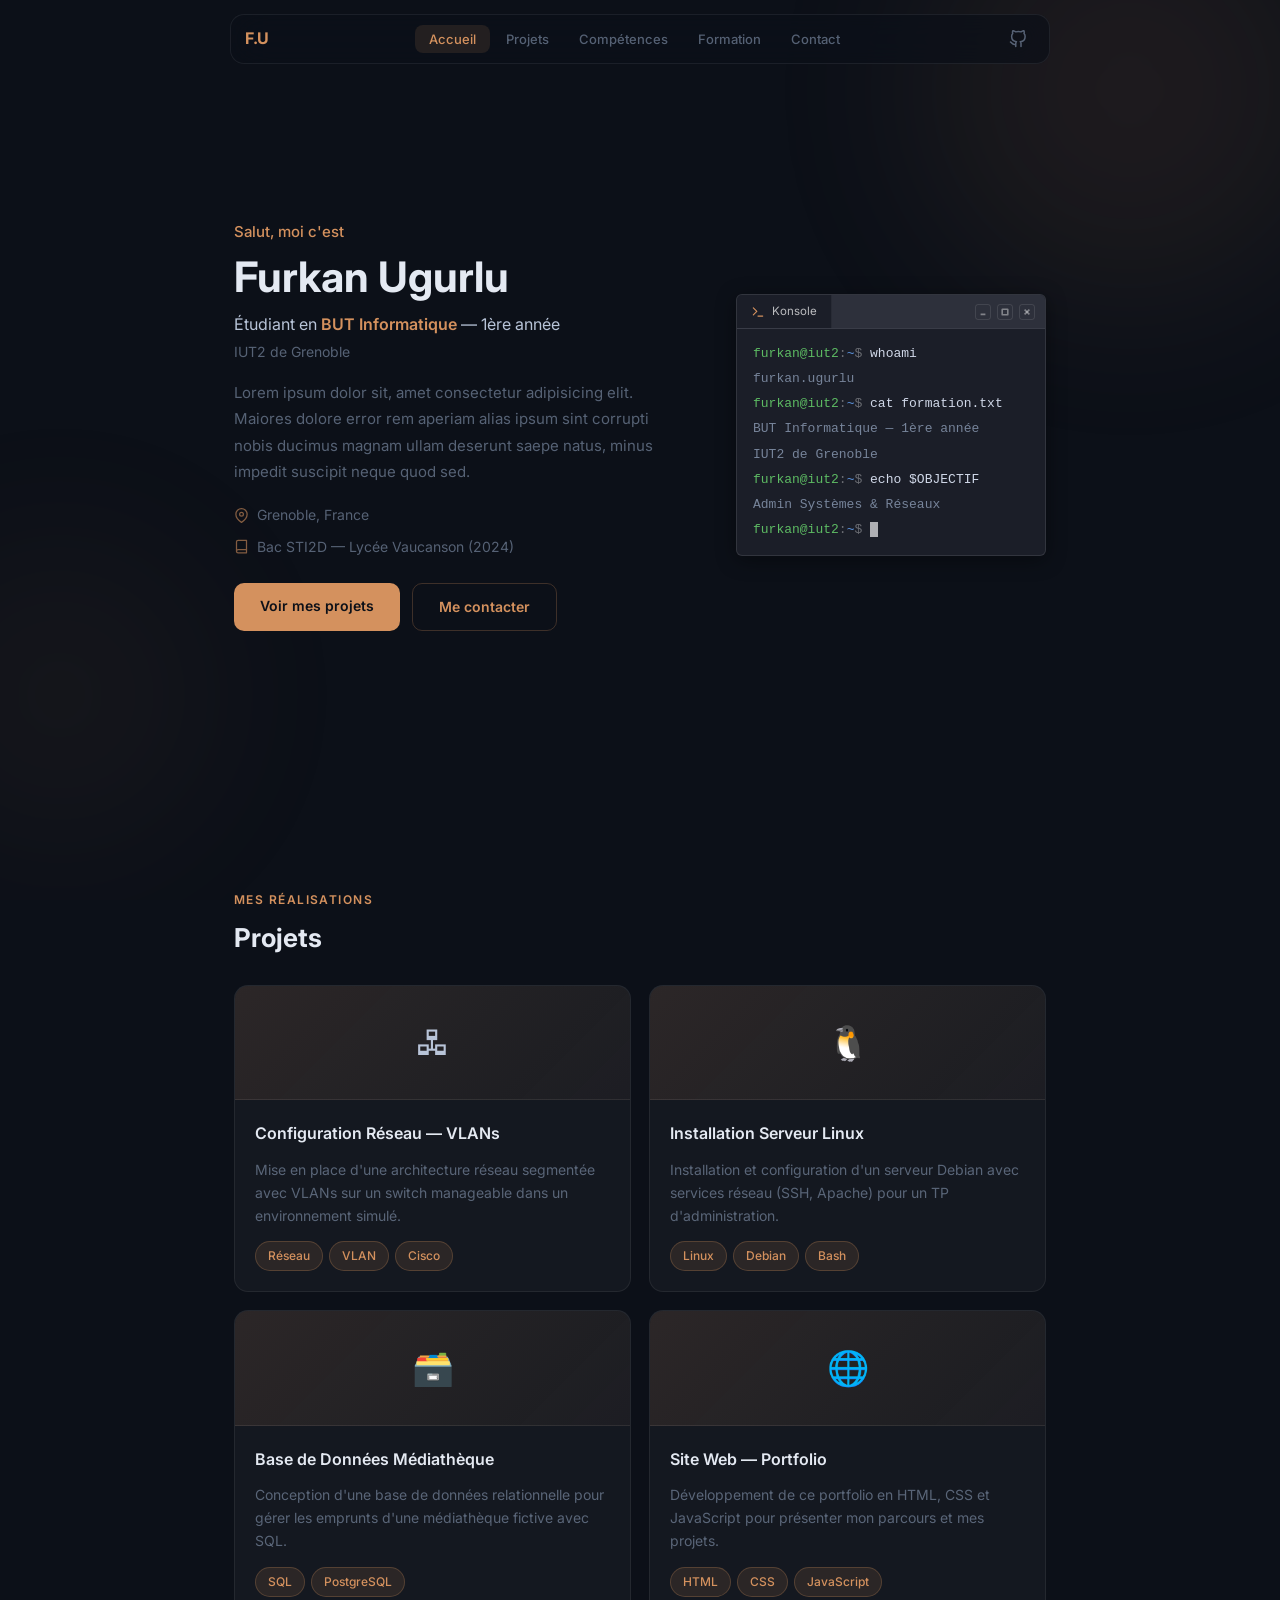
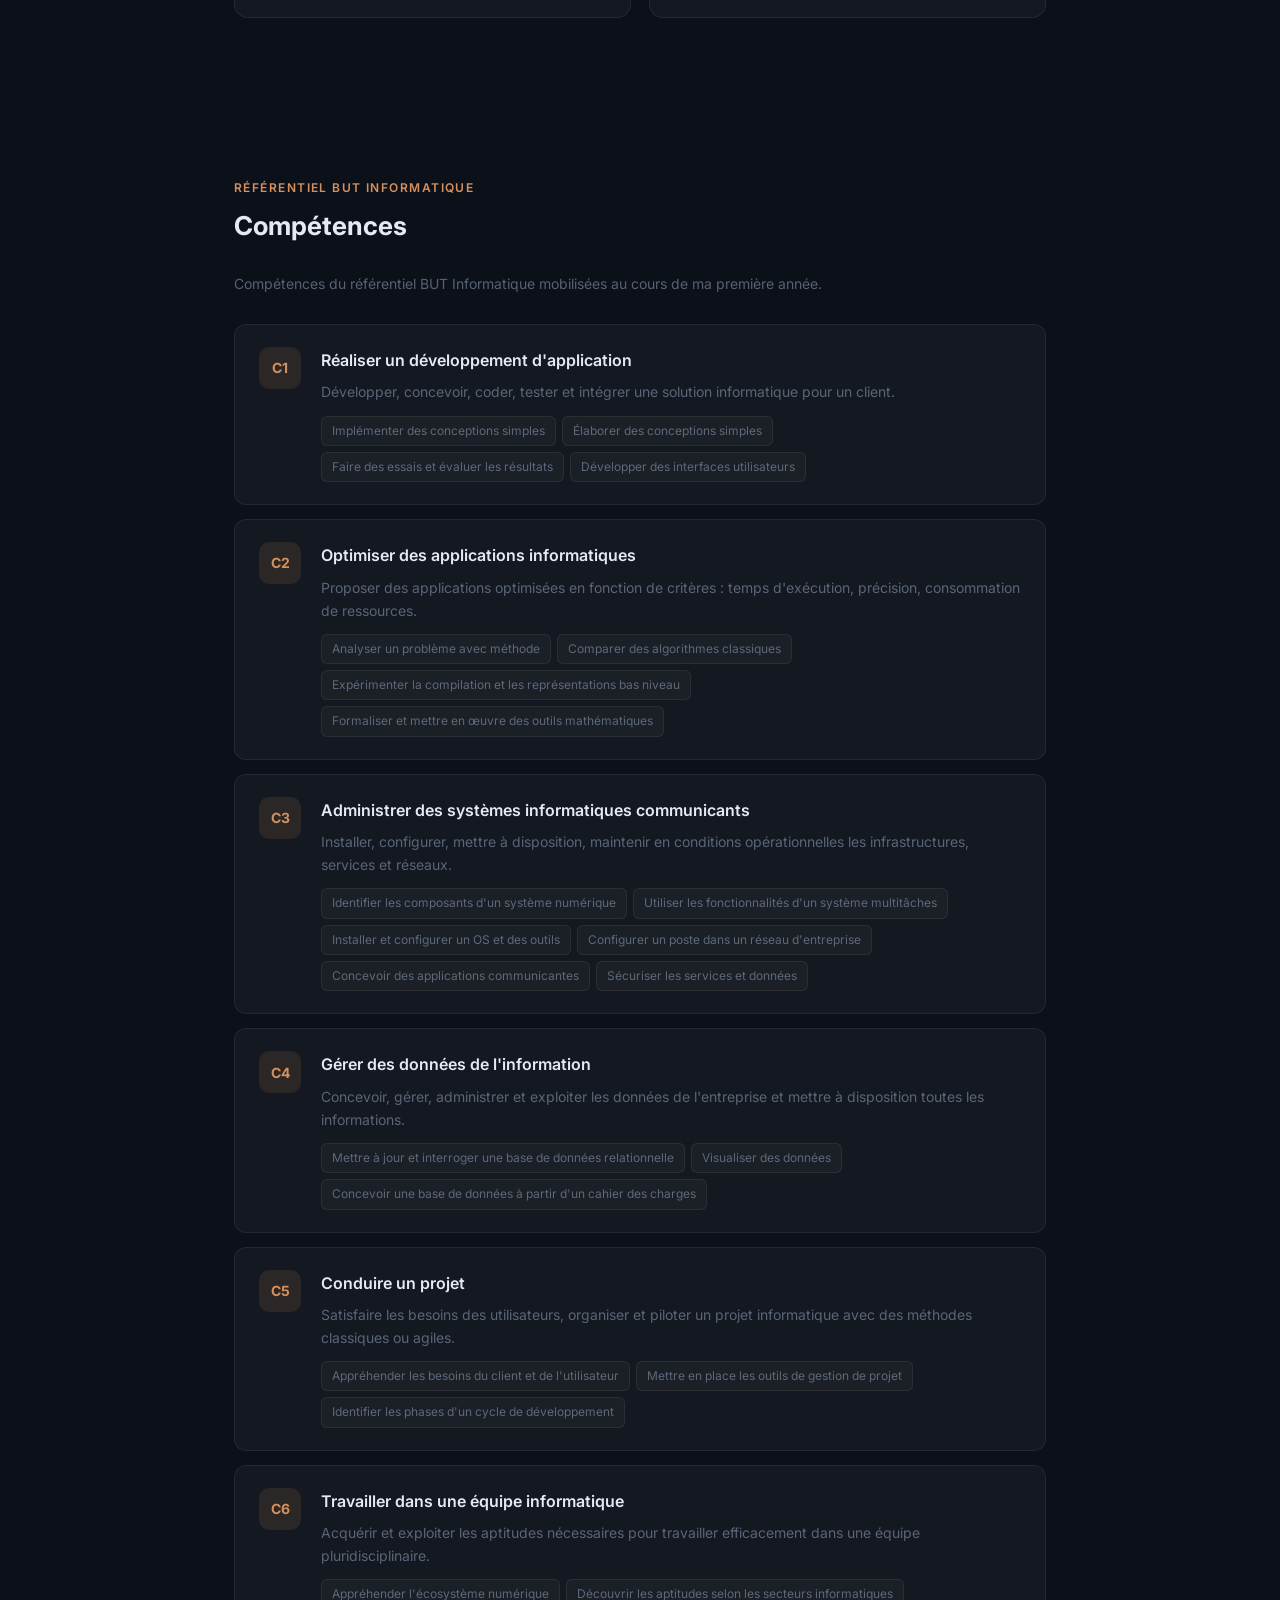
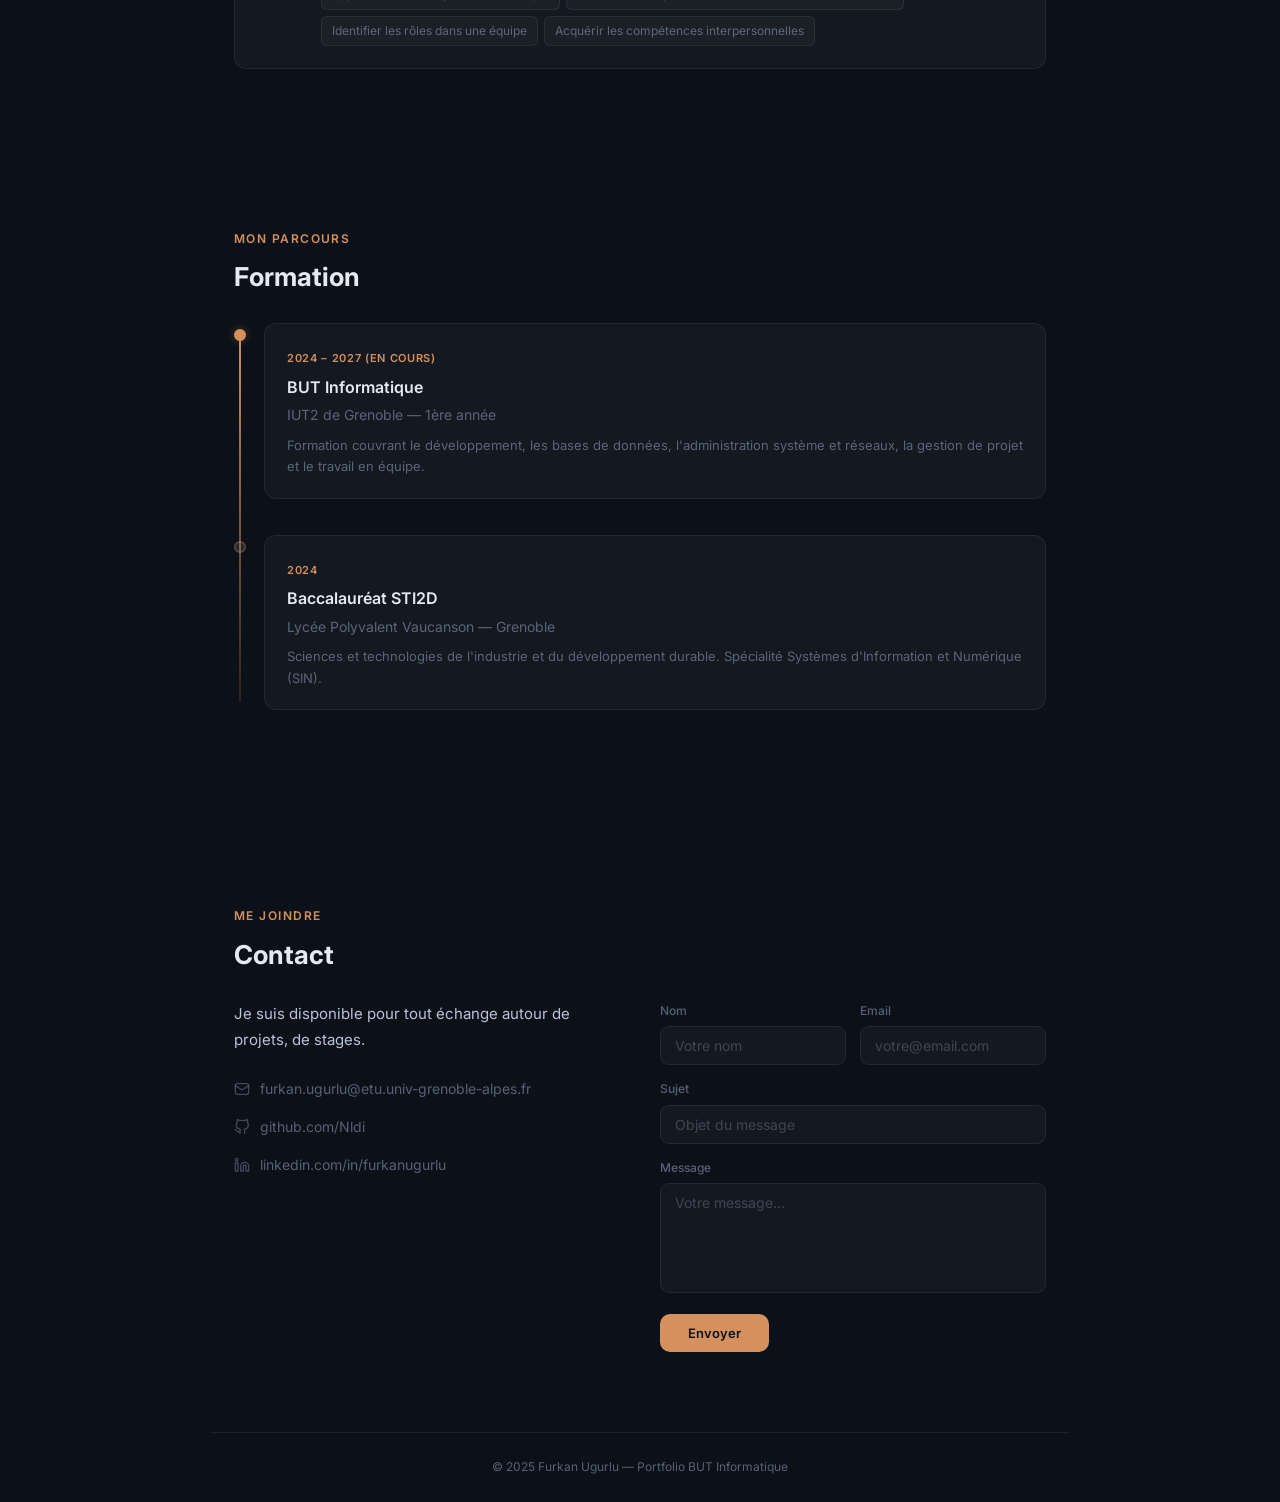
<file: index.html>
<!DOCTYPE html>
<html lang="fr">
<head>
  <meta charset="UTF-8">
  <meta name="viewport" content="width=device-width, initial-scale=1.0">
  <title>Furkan Ugurlu — Portfolio</title>
  <link href="https://fonts.googleapis.com/css2?family=Inter:wght@400;500;600;700&display=swap" rel="stylesheet">
  <link rel="stylesheet" href="style.css">
  <script src="script.js" defer></script>
</head>
<body>

  <!-- Fond animé -->
  <div class="bg-shapes">
    <div class="shape shape-1"></div>
    <div class="shape shape-2"></div>
  </div>

  <!-- NAVBAR -->
  <nav id="navbar">
    <div class="nav-nom" onclick="window.scrollTo({top:0,behavior:'smooth'})">F.U</div>
    <ul class="nav-liens">
      <li><a href="#accueil" class="nav-link active">Accueil</a></li>
      <li><a href="#projets" class="nav-link">Projets</a></li>
      <li><a href="#competences" class="nav-link">Compétences</a></li>
      <li><a href="#formation" class="nav-link">Formation</a></li>
      <li><a href="#contact" class="nav-link">Contact</a></li>
    </ul>
    <a href="https://github.com/Nldi" target="_blank" class="nav-github" title="Mon GitHub">
      <svg viewBox="0 0 24 24" fill="none" stroke-width="2" stroke-linecap="round" stroke-linejoin="round">
        <path d="M9 19c-5 1.5-5-2.5-7-3m14 6v-3.87a3.37 3.37 0 00-.94-2.61c3.14-.35 6.44-1.54 6.44-7A5.44 5.44 0 0020 4.77 5.07 5.07 0 0019.91 1S18.73.65 16 2.48a13.38 13.38 0 00-7 0C6.27.65 5.09 1 5.09 1A5.07 5.07 0 005 4.77a5.44 5.44 0 00-1.5 3.78c0 5.42 3.3 6.61 6.44 7A3.37 3.37 0 009 18.13V22"/>
      </svg>
    </a>
    <button class="nav-burger" onclick="toggleMenu()" title="Menu">
      <svg viewBox="0 0 24 24" fill="none" stroke-width="2" stroke-linecap="round">
        <line x1="4" y1="6" x2="20" y2="6"/>
        <line x1="4" y1="12" x2="20" y2="12"/>
        <line x1="4" y1="18" x2="20" y2="18"/>
      </svg>
    </button>
  </nav>

  <main>

    <!-- ====== ACCUEIL ====== -->
    <section id="accueil" class="hero">
      <div class="hero-texte">
        <p class="hero-salut">Salut, moi c'est</p>
        <h1 class="hero-nom">Furkan Ugurlu</h1>
        <p class="hero-role">Étudiant en <span class="accent">BUT Informatique</span> — 1ère année</p>
        <p class="hero-sous-role">IUT2 de Grenoble</p>
        <p class="hero-bio">
          Lorem ipsum dolor sit, amet consectetur adipisicing elit.
           Maiores dolore error rem aperiam alias ipsum sint corrupti nobis ducimus magnam ullam deserunt saepe natus, minus impedit suscipit neque quod sed.
        </p>
        <div class="hero-infos">
          <span class="hero-info">
            <svg viewBox="0 0 24 24" fill="none" stroke-width="2" stroke-linecap="round" stroke-linejoin="round"><path d="M21 10c0 7-9 13-9 13s-9-6-9-13a9 9 0 0118 0z"/><circle cx="12" cy="10" r="3"/></svg>
            Grenoble, France
          </span>
          <span class="hero-info">
            <svg viewBox="0 0 24 24" fill="none" stroke-width="2" stroke-linecap="round" stroke-linejoin="round"><path d="M4 19.5A2.5 2.5 0 016.5 17H20"/><path d="M4 4.5A2.5 2.5 0 016.5 2H20v20H6.5A2.5 2.5 0 014 19.5v-15z"/></svg>
            Bac STI2D — Lycée Vaucanson (2024)
          </span>
        </div>
        <div class="hero-liens">
          <a href="#projets" class="btn-principal">Voir mes projets</a>
          <a href="#contact" class="btn-secondaire">Me contacter</a>
        </div>
      </div>
      <div class="hero-visuel">
        <div class="hero-card">
          <div class="terminal-header">
            <div class="terminal-tab">
              <svg class="terminal-tab-icon" viewBox="0 0 24 24"><polyline points="4 17 10 11 4 5"/><line x1="12" y1="19" x2="20" y2="19"/></svg>
              Konsole
            </div>
            <div class="terminal-window-btns">
              <span class="terminal-window-btn"><svg viewBox="0 0 10 10"><line x1="2" y1="8" x2="8" y2="8"/></svg></span>
              <span class="terminal-window-btn"><svg viewBox="0 0 10 10"><rect x="1.5" y="1.5" width="7" height="7" rx="0.5"/></svg></span>
              <span class="terminal-window-btn"><svg viewBox="0 0 10 10"><line x1="2" y1="2" x2="8" y2="8"/><line x1="8" y1="2" x2="2" y2="8"/></svg></span>
            </div>
          </div>
          <div class="terminal-body">
            <span class="term-ligne"><span class="term-user">furkan@iut2</span><span class="term-sep">:</span><span class="term-path">~</span><span class="term-sep">$</span> whoami</span>
            <span class="term-ligne term-output">furkan.ugurlu</span>
            <span class="term-ligne"><span class="term-user">furkan@iut2</span><span class="term-sep">:</span><span class="term-path">~</span><span class="term-sep">$</span> cat formation.txt</span>
            <span class="term-ligne term-output">BUT Informatique — 1ère année</span>
            <span class="term-ligne term-output">IUT2 de Grenoble</span>
            <span class="term-ligne"><span class="term-user">furkan@iut2</span><span class="term-sep">:</span><span class="term-path">~</span><span class="term-sep">$</span> echo $OBJECTIF</span>
            <span class="term-ligne term-output">Admin Systèmes &amp; Réseaux</span>
            <span class="term-ligne"><span class="term-user">furkan@iut2</span><span class="term-sep">:</span><span class="term-path">~</span><span class="term-sep">$</span> <span class="term-curseur"></span></span>
          </div>
        </div>
      </div>
    </section>

    <!-- ====== PROJETS ====== -->
    <section id="projets">
      <p class="section-label">Mes réalisations</p>
      <h2>Projets</h2>
      <div class="grille-projets">

        <div class="projet-card" onclick="ouvrirDetail(0)">
          <div class="projet-icone">🖧</div>
          <div class="projet-contenu">
            <h3 class="projet-nom">Configuration Réseau — VLANs</h3>
            <p class="projet-desc">Mise en place d'une architecture réseau segmentée avec VLANs sur un switch manageable dans un environnement simulé.</p>
            <div class="tags">
              <span class="tag">Réseau</span>
              <span class="tag">VLAN</span>
              <span class="tag">Cisco</span>
            </div>
          </div>
        </div>

        <div class="projet-card" onclick="ouvrirDetail(1)">
          <div class="projet-icone">🐧</div>
          <div class="projet-contenu">
            <h3 class="projet-nom">Installation Serveur Linux</h3>
            <p class="projet-desc">Installation et configuration d'un serveur Debian avec services réseau (SSH, Apache) pour un TP d'administration.</p>
            <div class="tags">
              <span class="tag">Linux</span>
              <span class="tag">Debian</span>
              <span class="tag">Bash</span>
            </div>
          </div>
        </div>

        <div class="projet-card" onclick="ouvrirDetail(2)">
          <div class="projet-icone">🗃️</div>
          <div class="projet-contenu">
            <h3 class="projet-nom">Base de Données Médiathèque</h3>
            <p class="projet-desc">Conception d'une base de données relationnelle pour gérer les emprunts d'une médiathèque fictive avec SQL.</p>
            <div class="tags">
              <span class="tag">SQL</span>
              <span class="tag">PostgreSQL</span>
            </div>
          </div>
        </div>

        <div class="projet-card" onclick="ouvrirDetail(3)">
          <div class="projet-icone">🌐</div>
          <div class="projet-contenu">
            <h3 class="projet-nom">Site Web — Portfolio</h3>
            <p class="projet-desc">Développement de ce portfolio en HTML, CSS et JavaScript pour présenter mon parcours et mes projets.</p>
            <div class="tags">
              <span class="tag">HTML</span>
              <span class="tag">CSS</span>
              <span class="tag">JavaScript</span>
            </div>
          </div>
        </div>

      </div>
    </section>

    <!-- ====== MODALE DETAIL PROJET ====== -->
    <div class="modale-overlay" id="modale-overlay" onclick="fermerDetail(event)">
      <div class="modale" onclick="event.stopPropagation()">
        <button class="modale-fermer" onclick="fermerDetail()">&times;</button>

        <div class="detail-header">
          <span class="detail-emoji" id="detail-emoji">🖧</span>
          <div>
            <h2 id="detail-titre">Titre du projet</h2>
            <p class="detail-sous-titre" id="detail-sous-titre">Sous-titre</p>
          </div>
        </div>

        <div class="detail-grille">
          <div class="detail-bloc">
            <h3>Description</h3>
            <p id="detail-description">—</p>
          </div>
          <div class="detail-bloc">
            <h3>Objectifs</h3>
            <ul id="detail-objectifs"></ul>
          </div>
        </div>

        <div class="detail-grille">
          <div class="detail-bloc">
            <h3>Travail en groupe</h3>
            <p id="detail-groupe">—</p>
          </div>
          <div class="detail-bloc">
            <h3>Mon rôle individuel</h3>
            <p id="detail-individuel">—</p>
          </div>
        </div>

        <div class="detail-grille">
          <div class="detail-bloc">
            <h3>Compétences mobilisées</h3>
            <ul id="detail-competences"></ul>
          </div>
          <div class="detail-bloc">
            <h3>Techniques &amp; savoirs acquis</h3>
            <ul id="detail-techniques"></ul>
          </div>
        </div>

        <div class="detail-grille full">
          <div class="detail-bloc">
            <h3>Technologies utilisées</h3>
            <div class="detail-badges" id="detail-techs"></div>
          </div>
        </div>

      </div>
    </div>

    <!-- ====== COMPETENCES ====== -->
    <section id="competences">
      <p class="section-label">Référentiel BUT Informatique</p>
      <h2>Compétences</h2>
      <p class="comp-intro">Compétences du référentiel BUT Informatique mobilisées au cours de ma première année.</p>

      <div class="comp-liste">

        <div class="comp-card">
          <div class="comp-numero">C1</div>
          <div class="comp-contenu">
            <h3>Réaliser un développement d'application</h3>
            <p>Développer, concevoir, coder, tester et intégrer une solution informatique pour un client.</p>
            <div class="comp-ac">
              <span class="ac-tag">Implémenter des conceptions simples</span>
              <span class="ac-tag">Élaborer des conceptions simples</span>
              <span class="ac-tag">Faire des essais et évaluer les résultats</span>
              <span class="ac-tag">Développer des interfaces utilisateurs</span>
            </div>
          </div>
        </div>

        <div class="comp-card">
          <div class="comp-numero">C2</div>
          <div class="comp-contenu">
            <h3>Optimiser des applications informatiques</h3>
            <p>Proposer des applications optimisées en fonction de critères : temps d'exécution, précision, consommation de ressources.</p>
            <div class="comp-ac">
              <span class="ac-tag">Analyser un problème avec méthode</span>
              <span class="ac-tag">Comparer des algorithmes classiques</span>
              <span class="ac-tag">Expérimenter la compilation et les représentations bas niveau</span>
              <span class="ac-tag">Formaliser et mettre en œuvre des outils mathématiques</span>
            </div>
          </div>
        </div>

        <div class="comp-card">
          <div class="comp-numero">C3</div>
          <div class="comp-contenu">
            <h3>Administrer des systèmes informatiques communicants</h3>
            <p>Installer, configurer, mettre à disposition, maintenir en conditions opérationnelles les infrastructures, services et réseaux.</p>
            <div class="comp-ac">
              <span class="ac-tag">Identifier les composants d'un système numérique</span>
              <span class="ac-tag">Utiliser les fonctionnalités d'un système multitâches</span>
              <span class="ac-tag">Installer et configurer un OS et des outils</span>
              <span class="ac-tag">Configurer un poste dans un réseau d'entreprise</span>
              <span class="ac-tag">Concevoir des applications communicantes</span>
              <span class="ac-tag">Sécuriser les services et données</span>
            </div>
          </div>
        </div>

        <div class="comp-card">
          <div class="comp-numero">C4</div>
          <div class="comp-contenu">
            <h3>Gérer des données de l'information</h3>
            <p>Concevoir, gérer, administrer et exploiter les données de l'entreprise et mettre à disposition toutes les informations.</p>
            <div class="comp-ac">
              <span class="ac-tag">Mettre à jour et interroger une base de données relationnelle</span>
              <span class="ac-tag">Visualiser des données</span>
              <span class="ac-tag">Concevoir une base de données à partir d'un cahier des charges</span>
            </div>
          </div>
        </div>

        <div class="comp-card">
          <div class="comp-numero">C5</div>
          <div class="comp-contenu">
            <h3>Conduire un projet</h3>
            <p>Satisfaire les besoins des utilisateurs, organiser et piloter un projet informatique avec des méthodes classiques ou agiles.</p>
            <div class="comp-ac">
              <span class="ac-tag">Appréhender les besoins du client et de l'utilisateur</span>
              <span class="ac-tag">Mettre en place les outils de gestion de projet</span>
              <span class="ac-tag">Identifier les phases d'un cycle de développement</span>
            </div>
          </div>
        </div>

        <div class="comp-card">
          <div class="comp-numero">C6</div>
          <div class="comp-contenu">
            <h3>Travailler dans une équipe informatique</h3>
            <p>Acquérir et exploiter les aptitudes nécessaires pour travailler efficacement dans une équipe pluridisciplinaire.</p>
            <div class="comp-ac">
              <span class="ac-tag">Appréhender l'écosystème numérique</span>
              <span class="ac-tag">Découvrir les aptitudes selon les secteurs informatiques</span>
              <span class="ac-tag">Identifier les rôles dans une équipe</span>
              <span class="ac-tag">Acquérir les compétences interpersonnelles</span>
            </div>
          </div>
        </div>

      </div>
    </section>

    <!-- ====== FORMATION ====== -->
    <section id="formation">
      <p class="section-label">Mon parcours</p>
      <h2>Formation</h2>
      <div class="timeline">

        <div class="timeline-item actuel">
          <div class="timeline-marqueur"></div>
          <div class="timeline-contenu">
            <span class="timeline-date">2024 – 2027 (en cours)</span>
            <h3>BUT Informatique</h3>
            <p>IUT2 de Grenoble — 1ère année</p>
            <p class="timeline-detail">Formation couvrant le développement, les bases de données, l'administration système et réseaux, la gestion de projet et le travail en équipe.</p>
          </div>
        </div>

        <div class="timeline-item">
          <div class="timeline-marqueur"></div>
          <div class="timeline-contenu">
            <span class="timeline-date">2024</span>
            <h3>Baccalauréat STI2D</h3>
            <p>Lycée Polyvalent Vaucanson — Grenoble</p>
            <p class="timeline-detail">Sciences et technologies de l'industrie et du développement durable. Spécialité Systèmes d'Information et Numérique (SIN).</p>
          </div>
        </div>

      </div>
    </section>

    <!-- ====== CONTACT ====== -->
    <section id="contact">
      <p class="section-label">Me joindre</p>
      <h2>Contact</h2>
      <div class="contact-layout">

        <div class="contact-info">
          <p class="contact-intro">
            Je suis disponible pour tout échange autour de projets, de stages.
          </p>
          <div class="contact-liens">
            <a href="mailto:furkan.ugurlu@etu.univ-grenoble-alpes.fr" class="contact-lien">
              <svg viewBox="0 0 24 24" fill="none" stroke-width="2" stroke-linecap="round" stroke-linejoin="round"><rect x="2" y="4" width="20" height="16" rx="3"/><path d="m22 7-8.97 5.7a1.94 1.94 0 01-2.06 0L2 7"/></svg>
              furkan.ugurlu@etu.univ-grenoble-alpes.fr
            </a>
            <a href="https://github.com/Nldi" target="_blank" class="contact-lien">
              <svg viewBox="0 0 24 24" fill="none" stroke-width="2" stroke-linecap="round" stroke-linejoin="round"><path d="M9 19c-5 1.5-5-2.5-7-3m14 6v-3.87a3.37 3.37 0 00-.94-2.61c3.14-.35 6.44-1.54 6.44-7A5.44 5.44 0 0020 4.77 5.07 5.07 0 0019.91 1S18.73.65 16 2.48a13.38 13.38 0 00-7 0C6.27.65 5.09 1 5.09 1A5.07 5.07 0 005 4.77a5.44 5.44 0 00-1.5 3.78c0 5.42 3.3 6.61 6.44 7A3.37 3.37 0 009 18.13V22"/></svg>
              github.com/Nldi
            </a>
            <a href="#" class="contact-lien">
              <svg viewBox="0 0 24 24" fill="none" stroke-width="2" stroke-linecap="round" stroke-linejoin="round"><path d="M16 8a6 6 0 016 6v7h-4v-7a2 2 0 00-2-2 2 2 0 00-2 2v7h-4v-7a6 6 0 016-6z"/><rect x="2" y="9" width="4" height="12"/><circle cx="4" cy="4" r="2"/></svg>
              linkedin.com/in/furkanugurlu
            </a>
          </div>
        </div>

        <form class="formulaire" onsubmit="envoyerFormulaire(event)">
          <div class="form-row">
            <div class="form-group">
              <label for="nom">Nom</label>
              <input type="text" id="nom" placeholder="Votre nom" required>
            </div>
            <div class="form-group">
              <label for="email">Email</label>
              <input type="email" id="email" placeholder="votre@email.com" required>
            </div>
          </div>
          <div class="form-group">
            <label for="sujet">Sujet</label>
            <input type="text" id="sujet" placeholder="Objet du message" required>
          </div>
          <div class="form-group">
            <label for="message">Message</label>
            <textarea id="message" placeholder="Votre message..." required></textarea>
          </div>
          <button type="submit" class="btn-envoyer">Envoyer</button>
        </form>

      </div>
    </section>

  </main>

  <footer>© 2025 Furkan Ugurlu — Portfolio BUT Informatique</footer>

</body>
</html>
</file>
<file: style.css>
/* ================================
   VARIABLES & BASE
================================ */
:root {
  --bg: #0c1018;
  --bg-card: rgba(255,255,255,0.035);
  --border: rgba(255,255,255,0.07);
  --text: #b8c4d8;
  --text-muted: rgba(160,180,210,0.50);
  --titre: #e4e9f2;
  --accent: #d4915e;
  --accent-dim: rgba(212,145,94,0.12);
  --accent-border: rgba(212,145,94,0.25);
}

*, *::before, *::after {
  margin: 0; padding: 0; box-sizing: border-box;
}

html {
  scroll-behavior: smooth;
  scroll-padding-top: 80px;
}

body {
  font-family: 'Inter', system-ui, sans-serif;
  background-color: var(--bg);
  color: var(--text);
  font-size: 15px;
  line-height: 1.7;
  overflow-x: hidden;
}

a { text-decoration: none; color: inherit; }

/* ================================
   FOND ANIME
================================ */
.bg-shapes {
  position: fixed;
  top: 0; left: 0; right: 0; bottom: 0;
  z-index: 0;
  pointer-events: none;
  overflow: hidden;
}

.shape {
  position: absolute;
  border-radius: 50%;
  filter: blur(90px);
  opacity: 0.25;
  background: rgba(212,145,94,0.35);
}

.shape-1 {
  width: 420px; height: 420px;
  top: -120px; right: -60px;
  animation: flotte1 22s ease-in-out infinite;
}

.shape-2 {
  width: 320px; height: 320px;
  bottom: 5%; left: -100px;
  opacity: 0.15;
  animation: flotte2 28s ease-in-out infinite;
}

@keyframes flotte1 {
  0%, 100% { transform: translate(0, 0); }
  50% { transform: translate(-50px, 70px); }
}
@keyframes flotte2 {
  0%, 100% { transform: translate(0, 0); }
  50% { transform: translate(40px, -50px); }
}

/* ================================
   NAVBAR
================================ */
nav {
  position: fixed;
  top: 14px; left: 50%;
  transform: translateX(-50%);
  z-index: 200;
  width: calc(100% - 40px);
  max-width: 820px;
  height: 50px;
  display: flex;
  align-items: center;
  padding: 0 14px;
  background-color: rgba(12, 16, 24, 0.72);
  border: 1px solid var(--border);
  border-radius: 14px;
  backdrop-filter: blur(20px) saturate(1.3);
  -webkit-backdrop-filter: blur(20px) saturate(1.3);
}

.nav-nom {
  font-size: 16px;
  font-weight: 700;
  color: var(--accent);
  cursor: pointer;
  flex-shrink: 0;
  letter-spacing: -0.5px;
}

.nav-liens {
  display: flex;
  gap: 2px;
  list-style: none;
  flex: 1;
  justify-content: center;
}

.nav-link {
  padding: 6px 14px;
  border-radius: 8px;
  font-size: 13px;
  font-weight: 500;
  color: var(--text-muted);
  transition: color 0.15s, background-color 0.15s;
  white-space: nowrap;
}

.nav-link:hover {
  color: var(--titre);
  background-color: rgba(255,255,255,0.06);
}

.nav-link.active {
  color: var(--accent);
  background-color: var(--accent-dim);
}

.nav-github {
  width: 34px; height: 34px;
  border-radius: 8px;
  display: flex; align-items: center; justify-content: center;
  color: var(--text-muted);
  transition: color 0.15s, background-color 0.15s;
  flex-shrink: 0;
}

.nav-github:hover {
  color: var(--titre);
  background-color: rgba(255,255,255,0.06);
}

.nav-github svg {
  width: 18px; height: 18px;
  stroke: currentColor;
}

/* ================================
   MAIN & SECTIONS
================================ */
main {
  position: relative;
  z-index: 1;
  max-width: 860px;
  margin: 0 auto;
  padding: 0 24px;
}

section {
  padding: 80px 0;
}

section:first-child {
  padding-top: 90px;
}

.section-label {
  font-size: 12px;
  font-weight: 600;
  color: var(--accent);
  text-transform: uppercase;
  letter-spacing: 0.12em;
  margin-bottom: 6px;
}

h2 {
  font-size: 26px;
  font-weight: 700;
  color: var(--titre);
  margin-bottom: 24px;
}

/* ================================
   HERO
================================ */
.hero {
  display: flex;
  align-items: center;
  gap: 50px;
  min-height: 90vh;
  padding-top: 80px !important;
  padding-bottom: 40px !important;
}

.hero-texte { flex: 1; }

.hero-salut {
  font-size: 15px;
  color: var(--accent);
  font-weight: 500;
  margin-bottom: 8px;
}

.hero-nom {
  font-size: 42px;
  font-weight: 700;
  color: var(--titre);
  line-height: 1.15;
  margin-bottom: 10px;
}

.hero-role {
  font-size: 16px;
  color: var(--text);
  margin-bottom: 2px;
}

.hero-role .accent {
  color: var(--accent);
  font-weight: 600;
}

.hero-sous-role {
  font-size: 14px;
  color: var(--text-muted);
  margin-bottom: 16px;
}

.hero-bio {
  font-size: 15px;
  color: var(--text-muted);
  max-width: 440px;
  margin-bottom: 18px;
  line-height: 1.75;
}

.hero-infos {
  display: flex;
  flex-direction: column;
  gap: 8px;
  margin-bottom: 24px;
}

.hero-info {
  display: flex;
  align-items: center;
  gap: 8px;
  font-size: 14px;
  color: var(--text-muted);
}

.hero-info svg {
  width: 15px; height: 15px;
  stroke: var(--accent);
  flex-shrink: 0;
  opacity: 0.6;
}

.hero-liens {
  display: flex;
  gap: 12px;
}

.btn-principal {
  padding: 11px 26px;
  border-radius: 10px;
  font-size: 14px;
  font-weight: 600;
  background-color: var(--accent);
  color: #0c1018;
  transition: transform 0.2s, box-shadow 0.2s;
}

.btn-principal:hover {
  transform: translateY(-2px);
  box-shadow: 0 4px 18px rgba(212,145,94,0.30);
}

.btn-secondaire {
  padding: 11px 26px;
  border-radius: 10px;
  font-size: 14px;
  font-weight: 600;
  border: 1px solid var(--accent-border);
  color: var(--accent);
  transition: background-color 0.2s;
}

.btn-secondaire:hover {
  background-color: var(--accent-dim);
}

/* Terminal — style KDE Konsole */
.hero-visuel { flex-shrink: 0; }

.hero-card {
  border: 1px solid rgba(255,255,255,0.10);
  border-radius: 6px;
  overflow: hidden;
  width: 310px;
  background-color: #1b1e28;
  box-shadow: 0 4px 20px rgba(0,0,0,0.4);
}

.terminal-header {
  display: flex;
  align-items: center;
  padding: 0;
  background-color: #2d303b;
  border-bottom: 1px solid rgba(255,255,255,0.06);
  height: 34px;
}

/* Onglet Konsole */
.terminal-tab {
  display: flex;
  align-items: center;
  gap: 7px;
  padding: 0 14px;
  height: 100%;
  background-color: #1b1e28;
  border-right: 1px solid rgba(255,255,255,0.06);
  font-size: 11.5px;
  font-family: 'Inter', sans-serif;
  color: rgba(255,255,255,0.70);
}

.terminal-tab-icon {
  width: 14px; height: 14px;
  stroke: var(--accent);
  fill: none;
  stroke-width: 2;
  stroke-linecap: round;
  stroke-linejoin: round;
}

/* Boutons fenêtre KDE (droite) */
.terminal-window-btns {
  display: flex;
  align-items: center;
  gap: 6px;
  margin-left: auto;
  padding-right: 10px;
}

.terminal-window-btn {
  width: 16px; height: 16px;
  border-radius: 3px;
  border: 1px solid rgba(255,255,255,0.10);
  background-color: transparent;
  display: flex; align-items: center; justify-content: center;
}

.terminal-window-btn svg {
  width: 8px; height: 8px;
  stroke: rgba(255,255,255,0.40);
  fill: none;
  stroke-width: 2;
}

.terminal-body {
  padding: 14px 16px;
  display: flex;
  flex-direction: column;
  gap: 3px;
  font-family: 'Courier New', Consolas, monospace;
  font-size: 13px;
}

.term-ligne { color: #d0d8e8; }
.term-prompt { color: #5dbb63; font-weight: 700; margin-right: 8px; }
.term-user { color: #5dbb63; }
.term-path { color: #5c95e0; }
.term-sep { color: rgba(255,255,255,0.35); }
.term-output { color: rgba(180,200,230,0.60); padding-left: 0; }

.term-curseur {
  display: inline-block;
  width: 8px; height: 15px;
  background-color: rgba(255,255,255,0.65);
  animation: blink 1s step-end infinite;
  vertical-align: middle;
}

@keyframes blink {
  50% { opacity: 0; }
}

/* ================================
   PROJETS
================================ */
.grille-projets {
  display: grid;
  grid-template-columns: 1fr 1fr;
  gap: 18px;
}

.projet-card {
  background-color: var(--bg-card);
  border: 1px solid var(--border);
  border-radius: 14px;
  overflow: hidden;
  cursor: pointer;
  transition: transform 0.25s, border-color 0.25s, box-shadow 0.25s;
  display: flex;
  flex-direction: column;
}

.projet-card:hover {
  transform: translateY(-4px);
  border-color: var(--accent-border);
  box-shadow: 0 6px 24px rgba(212,145,94,0.06);
}

.projet-icone {
  padding: 28px;
  font-size: 34px;
  text-align: center;
  background: linear-gradient(135deg, var(--accent-dim), rgba(212,145,94,0.04));
  border-bottom: 1px solid var(--border);
}

.projet-contenu {
  padding: 20px;
  flex: 1;
  display: flex;
  flex-direction: column;
  gap: 10px;
}

.projet-nom {
  font-size: 16px;
  font-weight: 600;
  color: var(--titre);
  margin: 0;
}

.projet-desc {
  font-size: 14px;
  color: var(--text-muted);
  line-height: 1.65;
  flex: 1;
}

.tags {
  display: flex;
  flex-wrap: wrap;
  gap: 6px;
  margin-top: 4px;
}

.tag {
  background-color: var(--accent-dim);
  border: 1px solid var(--accent-border);
  border-radius: 20px;
  padding: 4px 12px;
  font-size: 12px;
  font-weight: 500;
  color: var(--accent);
}

/* ================================
   MODALE DETAIL PROJET
================================ */
.modale-overlay {
  display: none;
  position: fixed;
  top: 0; left: 0; right: 0; bottom: 0;
  z-index: 300;
  background-color: rgba(0,0,0,0.65);
  backdrop-filter: blur(6px);
  -webkit-backdrop-filter: blur(6px);
  justify-content: center;
  align-items: flex-start;
  padding: 60px 24px;
  overflow-y: auto;
}

.modale-overlay.visible {
  display: flex;
}

.modale {
  background-color: #111827;
  border: 1px solid var(--border);
  border-radius: 16px;
  padding: 32px;
  max-width: 820px;
  width: 100%;
  position: relative;
  animation: modaleIn 0.25s ease;
}

@keyframes modaleIn {
  from { opacity: 0; transform: translateY(20px) scale(0.97); }
  to { opacity: 1; transform: translateY(0) scale(1); }
}

.modale-fermer {
  position: absolute;
  top: 16px; right: 20px;
  background: none;
  border: none;
  font-size: 28px;
  color: var(--text-muted);
  cursor: pointer;
  line-height: 1;
  transition: color 0.15s;
}

.modale-fermer:hover { color: var(--titre); }

.detail-header {
  display: flex;
  align-items: center;
  gap: 18px;
  margin-bottom: 28px;
}

.detail-emoji { font-size: 40px; }

.detail-header h2 {
  font-size: 22px;
  font-weight: 700;
  color: var(--titre);
  margin-bottom: 4px;
}

.detail-sous-titre {
  font-size: 13px;
  color: var(--text-muted);
}

.detail-grille {
  display: grid;
  grid-template-columns: 1fr 1fr;
  gap: 14px;
  margin-bottom: 14px;
}

.detail-grille.full { grid-template-columns: 1fr; }

.detail-bloc {
  background-color: rgba(255,255,255,0.03);
  border: 1px solid var(--border);
  border-radius: 10px;
  padding: 20px;
}

.detail-bloc h3 {
  font-size: 11px;
  font-weight: 600;
  color: var(--accent);
  text-transform: uppercase;
  letter-spacing: 0.08em;
  margin-bottom: 10px;
}

.detail-bloc p {
  font-size: 14px;
  color: var(--text);
  line-height: 1.7;
}

.detail-bloc ul {
  padding-left: 16px;
  display: flex;
  flex-direction: column;
  gap: 5px;
}

.detail-bloc li {
  font-size: 14px;
  color: var(--text);
  line-height: 1.65;
}

.detail-badges {
  display: flex;
  flex-wrap: wrap;
  gap: 8px;
}

.detail-badge {
  background-color: var(--accent-dim);
  border: 1px solid var(--accent-border);
  border-radius: 20px;
  padding: 4px 14px;
  font-size: 12px;
  font-weight: 500;
  color: var(--accent);
}

/* ================================
   COMPETENCES
================================ */
.comp-intro {
  font-size: 14px;
  color: var(--text-muted);
  margin-bottom: 28px;
  max-width: 620px;
  line-height: 1.7;
}

.comp-liste {
  display: flex;
  flex-direction: column;
  gap: 14px;
}

.comp-card {
  display: flex;
  gap: 20px;
  align-items: flex-start;
  background-color: var(--bg-card);
  border: 1px solid var(--border);
  border-radius: 12px;
  padding: 22px 24px;
  transition: border-color 0.2s;
}

.comp-card:hover { border-color: var(--accent-border); }

.comp-numero {
  width: 42px; height: 42px;
  border-radius: 10px;
  background-color: var(--accent-dim);
  display: flex; align-items: center; justify-content: center;
  font-size: 14px;
  font-weight: 700;
  color: var(--accent);
  flex-shrink: 0;
}

.comp-contenu { flex: 1; }

.comp-contenu h3 {
  font-size: 16px;
  font-weight: 600;
  color: var(--titre);
  margin-bottom: 6px;
}

.comp-contenu > p {
  font-size: 14px;
  color: var(--text-muted);
  line-height: 1.65;
  margin-bottom: 12px;
}

.comp-ac {
  display: flex;
  flex-wrap: wrap;
  gap: 6px;
}

.ac-tag {
  background-color: rgba(255,255,255,0.03);
  border: 1px solid var(--border);
  border-radius: 6px;
  padding: 4px 10px;
  font-size: 12px;
  color: var(--text-muted);
}

/* ================================
   FORMATION — TIMELINE
================================ */
.timeline {
  position: relative;
  padding-left: 30px;
}

.timeline::before {
  content: '';
  position: absolute;
  left: 5px;
  top: 8px;
  bottom: 8px;
  width: 2px;
  background: linear-gradient(to bottom, var(--accent), rgba(212,145,94,0.15));
  border-radius: 2px;
}

.timeline-item {
  position: relative;
  margin-bottom: 36px;
}

.timeline-marqueur {
  position: absolute;
  left: -30px;
  top: 6px;
  width: 12px;
  height: 12px;
  border-radius: 50%;
  background-color: rgba(255,255,255,0.10);
  border: 2px solid var(--accent-border);
}

.timeline-item.actuel .timeline-marqueur {
  background-color: var(--accent);
  border-color: var(--accent);
  box-shadow: 0 0 10px rgba(212,145,94,0.35);
}

.timeline-contenu {
  background-color: var(--bg-card);
  border: 1px solid var(--border);
  border-radius: 12px;
  padding: 20px 22px;
  transition: border-color 0.2s;
}

.timeline-contenu:hover { border-color: var(--accent-border); }

.timeline-date {
  font-size: 11px;
  font-weight: 600;
  color: var(--accent);
  text-transform: uppercase;
  letter-spacing: 0.06em;
}

.timeline-contenu h3 {
  font-size: 16px;
  font-weight: 600;
  color: var(--titre);
  margin: 4px 0 2px;
}

.timeline-contenu p {
  font-size: 14px;
  color: var(--text-muted);
}

.timeline-detail {
  margin-top: 8px;
  font-size: 13px !important;
  line-height: 1.65;
}

/* ================================
   CONTACT
================================ */
.contact-layout {
  display: grid;
  grid-template-columns: 1fr 1fr;
  gap: 40px;
  align-items: start;
}

.contact-intro {
  font-size: 15px;
  color: var(--text);
  line-height: 1.75;
  margin-bottom: 24px;
}

.contact-liens {
  display: flex;
  flex-direction: column;
  gap: 14px;
}

.contact-lien {
  display: flex;
  align-items: center;
  gap: 10px;
  font-size: 14px;
  color: var(--text-muted);
  transition: color 0.15s;
}

.contact-lien:hover { color: var(--accent); }

.contact-lien svg {
  width: 16px; height: 16px;
  stroke: currentColor;
  flex-shrink: 0;
  opacity: 0.7;
}

.formulaire {
  display: flex;
  flex-direction: column;
  gap: 14px;
}

.form-row {
  display: grid;
  grid-template-columns: 1fr 1fr;
  gap: 14px;
}

label {
  display: block;
  font-size: 12px;
  font-weight: 500;
  color: var(--text-muted);
  margin-bottom: 5px;
}

input, textarea {
  width: 100%;
  background-color: var(--bg-card);
  border: 1px solid var(--border);
  border-radius: 9px;
  padding: 10px 14px;
  font-family: 'Inter', sans-serif;
  font-size: 14px;
  color: var(--titre);
  outline: none;
  transition: border-color 0.2s;
}

input:focus, textarea:focus {
  border-color: var(--accent-border);
}

input::placeholder, textarea::placeholder {
  color: var(--text-muted);
  opacity: 0.6;
}

textarea {
  min-height: 110px;
  resize: none;
}

.btn-envoyer {
  padding: 11px 28px;
  border-radius: 10px;
  font-size: 13px;
  font-weight: 600;
  background-color: var(--accent);
  color: #0c1018;
  border: none;
  cursor: pointer;
  font-family: 'Inter', sans-serif;
  transition: transform 0.2s, box-shadow 0.2s;
  align-self: flex-start;
}

.btn-envoyer:hover {
  transform: translateY(-2px);
  box-shadow: 0 4px 16px rgba(212,145,94,0.30);
}

/* ================================
   FOOTER
================================ */
footer {
  position: relative;
  z-index: 1;
  text-align: center;
  padding: 24px;
  font-size: 12px;
  color: var(--text-muted);
  border-top: 1px solid var(--border);
  max-width: 860px;
  margin: 0 auto;
}

/* ================================
   SCROLLBAR
================================ */
::-webkit-scrollbar { width: 5px; }
::-webkit-scrollbar-track { background: transparent; }
::-webkit-scrollbar-thumb { background: rgba(255,255,255,0.07); border-radius: 10px; }

/* ================================
   MENU BURGER (mobile)
================================ */
.nav-burger {
  display: none;
  width: 34px; height: 34px;
  border-radius: 8px;
  background: transparent;
  border: none;
  cursor: pointer;
  color: var(--text-muted);
  align-items: center;
  justify-content: center;
  flex-shrink: 0;
  transition: color 0.15s, background-color 0.15s;
}

.nav-burger:hover {
  color: var(--titre);
  background-color: rgba(255,255,255,0.06);
}

.nav-burger svg {
  width: 20px; height: 20px;
  stroke: currentColor;
}

/* ================================
   RESPONSIVE
================================ */
@media (max-width: 700px) {
  .hero {
    flex-direction: column;
    gap: 30px;
    min-height: auto;
  }

  .hero-nom { font-size: 28px; }

  .hero-visuel { width: 100%; }
  .hero-card { width: 100%; }

  .grille-projets,
  .detail-grille,
  .contact-layout,
  .form-row {
    grid-template-columns: 1fr;
  }

  .comp-card { flex-direction: column; gap: 12px; }

  .modale { padding: 24px 18px; }

  /* Navbar mobile */
  .nav-burger { display: flex; }

  nav {
    flex-wrap: wrap;
    height: auto;
    min-height: 50px;
    padding: 8px 14px;
    align-content: flex-start;
  }

  .nav-liens {
    display: none;
    flex-direction: column;
    width: 100%;
    gap: 2px;
    padding-top: 8px;
    order: 10;
  }

  .nav-liens.open {
    display: flex;
  }

  .nav-link {
    padding: 10px 14px;
    border-radius: 8px;
    width: 100%;
    text-align: left;
  }

  .nav-nom { flex: 1; }
}
</file>
